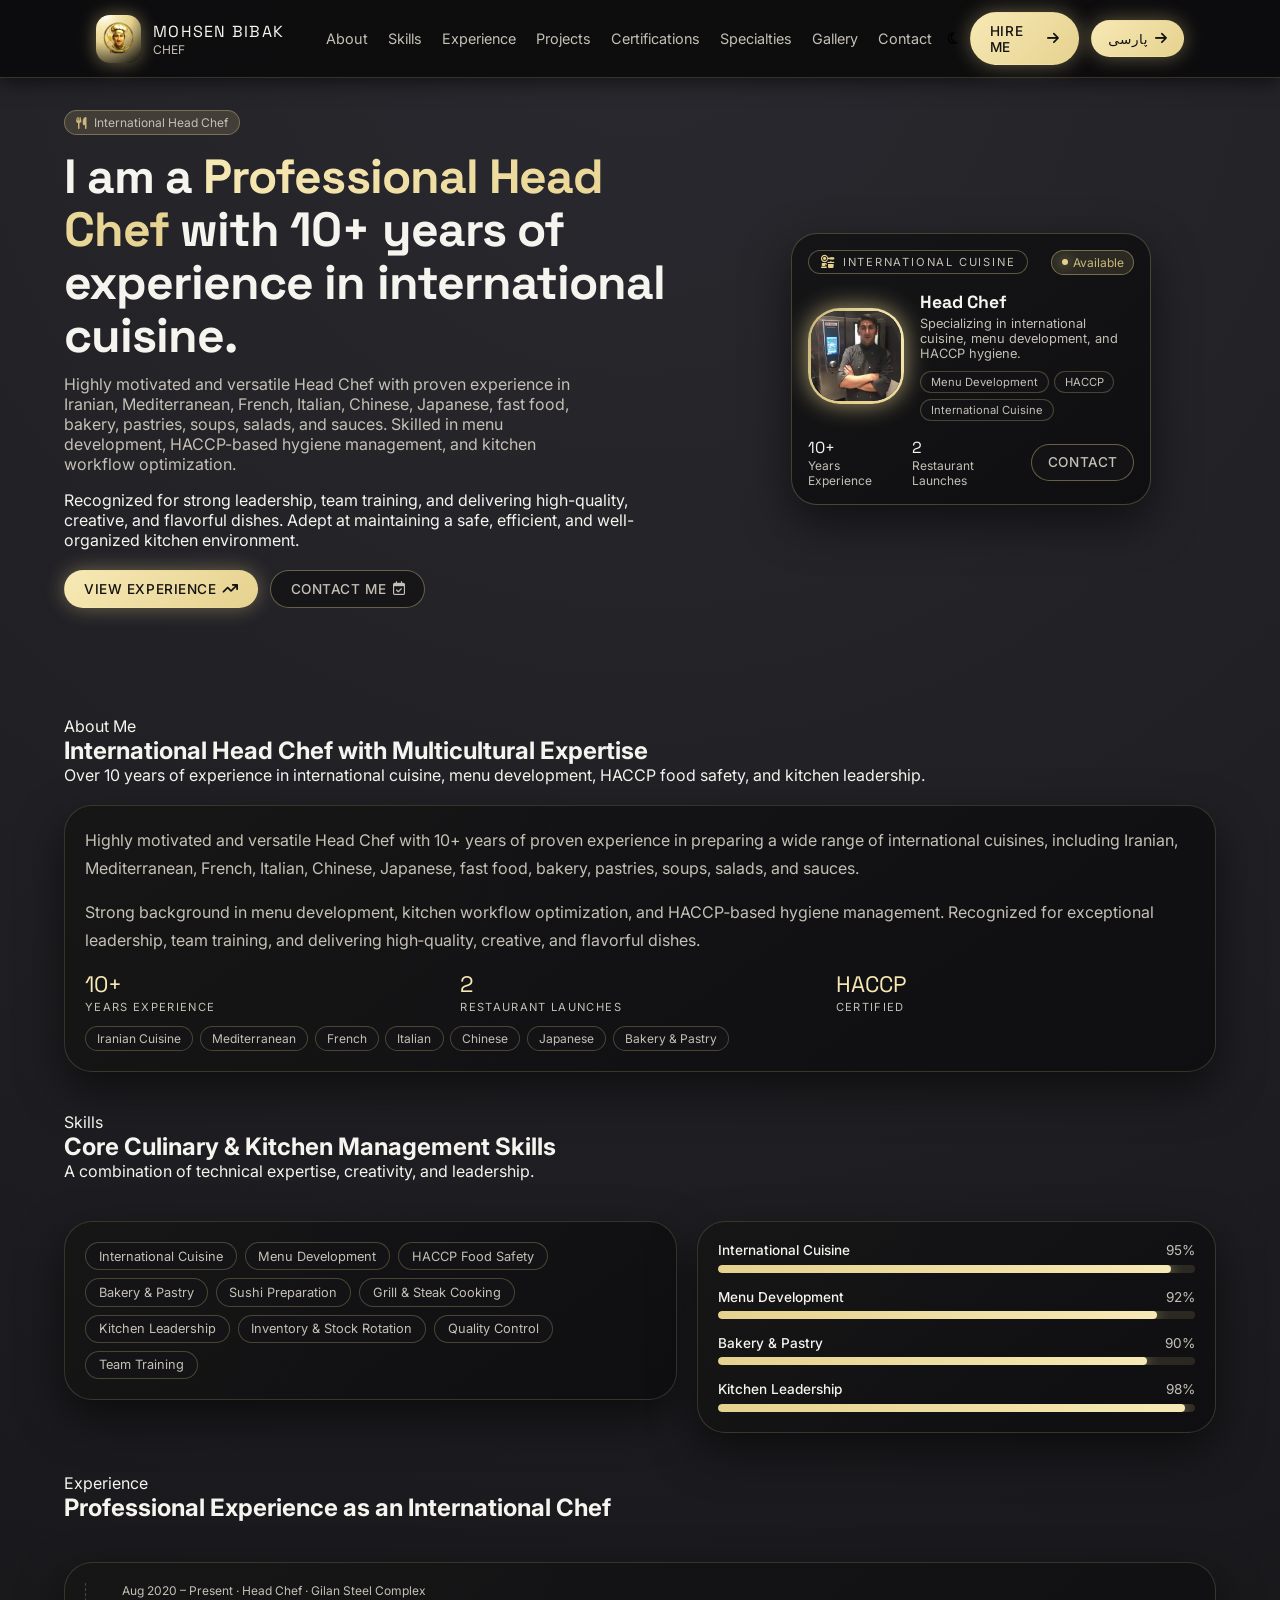
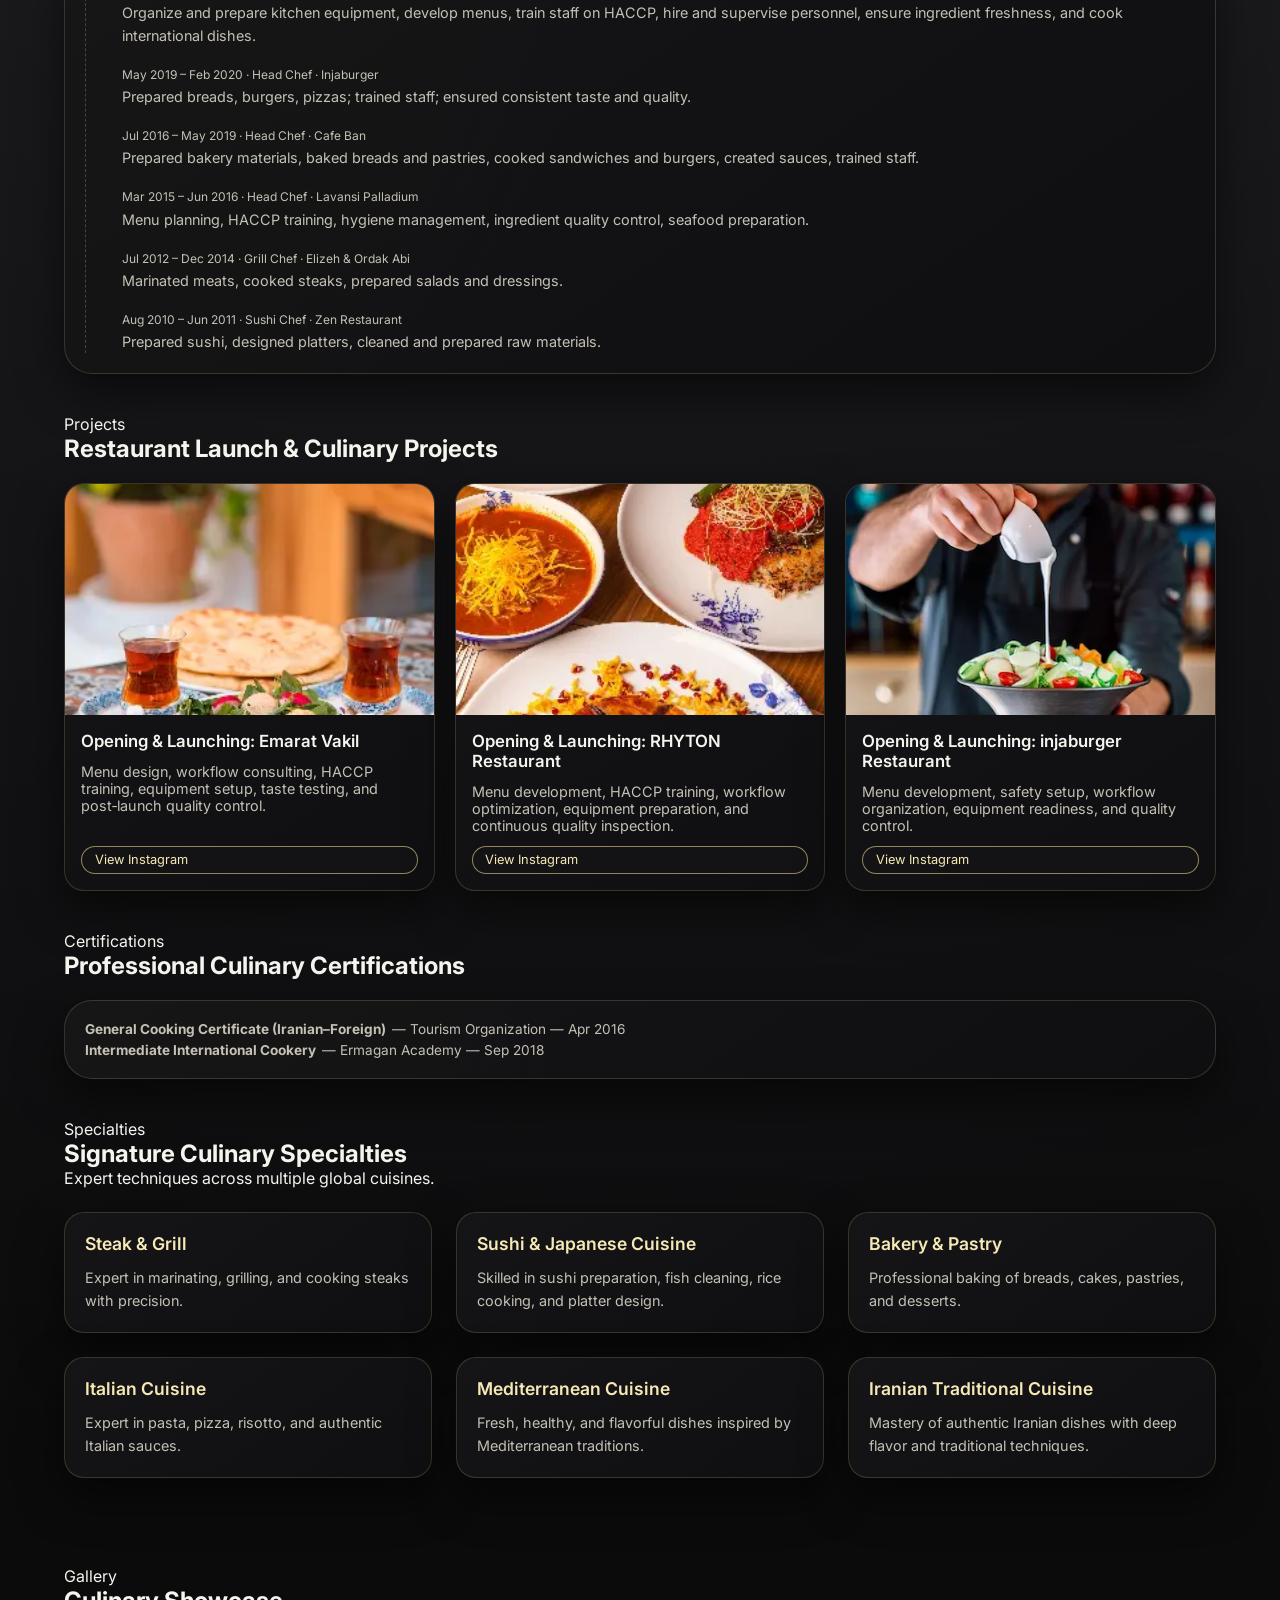
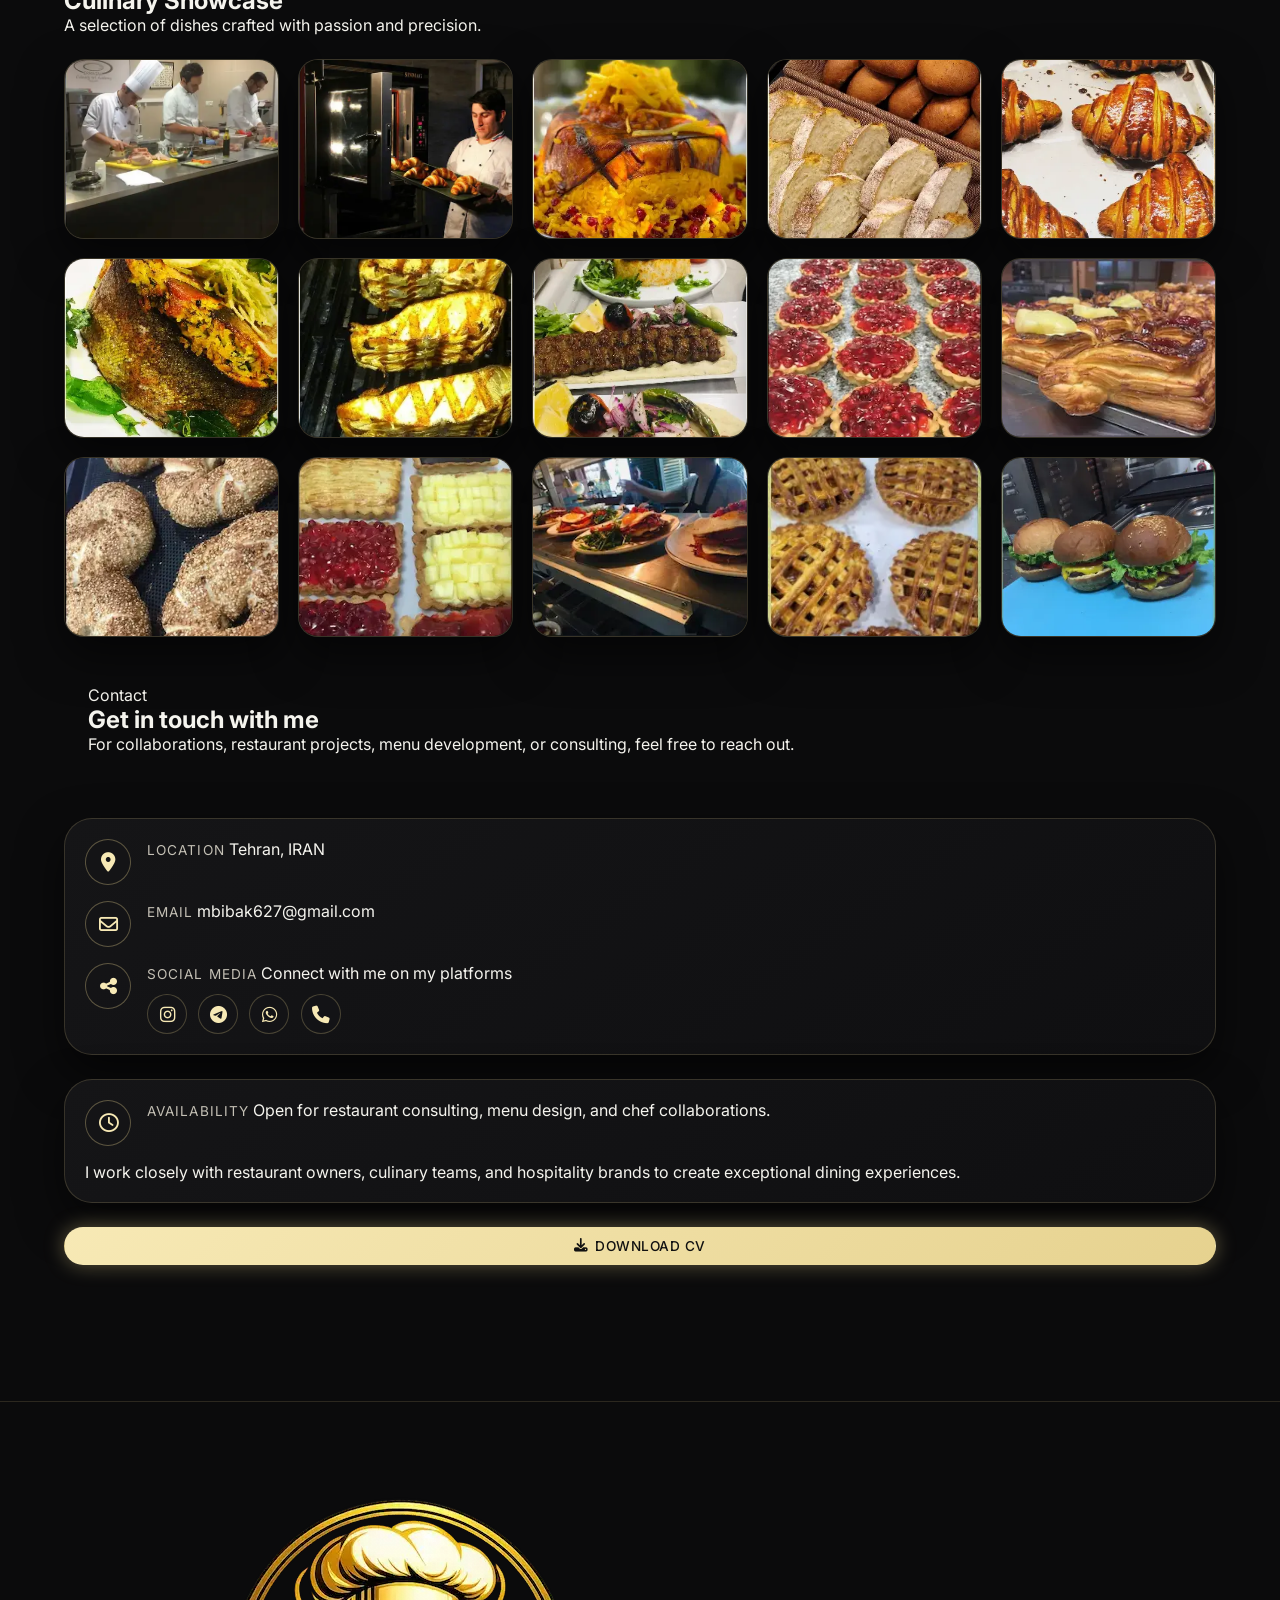
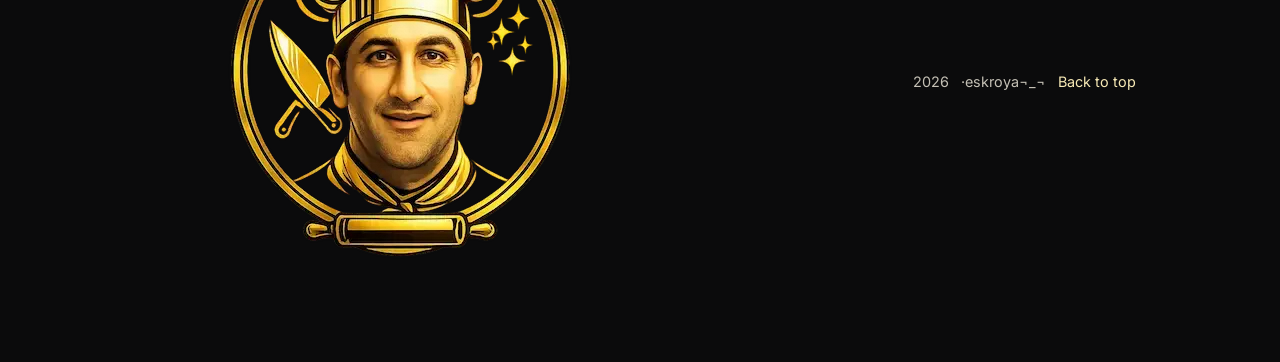
<file: index.html>
<html lang="en">
<head>
<meta charset="UTF-8" />
<link rel="icon" type="image/png" href="favicon.png">
<title>CHEF MOHSEN BIBAK</title>

<meta name="viewport" content="width=device-width, initial-scale=1" />
<meta name="description" content="Premium portfolio of a royaesk, UI/UX Designer, and creative developer focused on high-end digital experiences." />
<link rel="preconnect" href="https://fonts.googleapis.com">
<link rel="preconnect" href="https://fonts.gstatic.com" crossorigin>
<link href="https://fonts.googleapis.com/css2?family=Space+Grotesk:wght@400;500;600;700&family=Inter:wght@400;500;600&display=swap" rel="stylesheet">
<link rel="stylesheet" href="https://cdnjs.cloudflare.com/ajax/libs/font-awesome/6.5.1/css/all.min.css" integrity="sha512-DTOQO9RWCH3ppGqcWaEA1BIZOC6xxalwEsw9c2QQeAIftl+Vegovlnee1c9QX4TctnWMn13TZye+giMm8e2LwA==" crossorigin="anonymous" referrerpolicy="no-referrer" />
<link rel="stylesheet" href="index.css">

</head>
<body>
<header class="header">
  <nav class="nav-inner" aria-label="Primary navigation">

    <!-- Brand --><!DOCTYPE html>
   <a href="#top" class="brand">
  <div class="brand-mark">
   <img src="assets/p10.webp"  alt="Project Image">
  </div>
  <div class="brand-text">
    <span class="brand-name">Mohsen Bibak</span>
    <span class="brand-role">CHEF</span>
  </div>
</a>


    <!-- Desktop Navigation -->
    <div class="nav-links">
      <a href="#about">About</a>
      <a href="#skills">Skills</a>
      <a href="#experience">Experience</a>
      <a href="#projects">Projects</a>
      <a href="#certifications">Certifications</a>
      <a href="#specialties">Specialties</a>
      <a href="#gallery">Gallery</a>
      <a href="#contact">Contact</a>
    </div>

    <!-- Desktop CTA -->
       <div class="nav-cta">
  <button class="theme-toggle" type="button" aria-label="Toggle theme">
    <i class="fa-regular fa-moon"></i>
  </button>

  <a href="#contact" class="btn btn-primary">
    <span>hire me</span>
    <i class="fa-solid fa-arrow-right"></i>
  </a>

  <a href="indexp.html" class="btn btn-primary">
    <span>پارسی</span>
    <i class="fa-solid fa-arrow-right"></i>
  </a>
</div>


    <!-- Mobile Hamburger -->
  <button class="hamburger" type="button" aria-label="Toggle navigation menu">
  <span></span>
</button>

  </nav>

  <!-- Mobile Menu -->
  <div class="mobile-menu" aria-hidden="true">
    <a href="indexp.html">پارسی<i class="fa-solid fa-globe"></i></a>
    <a href="#about">About me<i class="fa-regular fa-user"></i></a>
    <a href="#skills">Skills <i class="fa-solid fa-wand-magic-sparkles"></i></a>
    <a href="#experience">experience <i class="fa-regular fa-clock"></i></a>
    <a href="#projects">project <i class="fa-regular fa-window-maximize"></i></a>
    <a href="#certifications">Certifications <i class="fa-solid fa-layer-group"></i></a>
    <a href="#specialties">Specialties <i class="fa-regular fa-comment-dots"></i></a>
    <a href="#gallery">gallery <i class="fa-regular fa-images"></i></a>
    <a href="#contact">Contact <i class="fa-regular fa-paper-plane"></i></a>

    <button class="btn btn-outline" type="button" onclick="document.getElementById('contact').scrollIntoView({behavior:'smooth'})">
      <span>Book a Project Call</span>
      <i class="fa-solid fa-arrow-right"></i>
    </button>
    
  </div>
</header>


<!-- ============================
     HERO SECTION
============================= -->

<section id="hero" class="hero">
  <div class="page-shell">

    <div class="hero-grid">

      <!-- Hero Text -->
      <div class="hero-copy reveal">

        <div class="hero-eyebrow">
          <i class="fa-solid fa-utensils"></i>
          <span>International Head Chef</span>
        </div>

        <h1 class="hero-title">
          I am a <span class="highlight">Professional Head Chef</span> with 10+ years of experience in international cuisine.
        </h1>

        <p class="hero-subtitle">
          Highly motivated and versatile Head Chef with proven experience in Iranian, Mediterranean, French, Italian, Chinese, Japanese, fast food, bakery, pastries, soups, salads, and sauces. Skilled in menu development, HACCP-based hygiene management, and kitchen workflow optimization.
        </p>

        <p class="hero-description">
          Recognized for strong leadership, team training, and delivering high-quality, creative, and flavorful dishes. Adept at maintaining a safe, efficient, and well-organized kitchen environment.
        </p>

        <div class="hero-actions">
          <a href="#experience" class="btn btn-primary">
            View Experience
            <i class="fa-solid fa-arrow-trend-up"></i>
          </a>

          <a href="#contact" class="btn btn-outline">
            Contact Me
            <i class="fa-regular fa-calendar-check"></i>
          </a>
        </div>

      </div>

      <!-- Hero Card -->
      <div class="hero-visual reveal">
        <div class="hero-card">

          <div class="hero-card-header">
            <div class="hero-card-badge">
              <i class="fa-solid fa-kitchen-set"></i>
              <span>International Cuisine</span>
            </div>

            <div class="hero-card-status">
              <span class="hero-card-status-dot"></span>
              <span>Available</span>
            </div>
          </div>

          <div class="hero-card-body">
            <div class="hero-avatar-wrap">
              <div class="hero-avatar-inner">
        <a href="assets/mohsen.webp" class="lightbox">
  <img src="assets/mohsen.webp" loading="lazy alt="Chef Portrait">
</a>


              </div>
            </div>

            <div class="hero-card-info">
              <h2>Head Chef</h2>
              <p>Specializing in international cuisine, menu development, and HACCP hygiene.</p>

              <div class="hero-card-tags">
                <span class="chip">Menu Development</span>
                <span class="chip">HACCP</span>
                <span class="chip">International Cuisine</span>
              </div>
            </div>
          </div>

          <div class="hero-card-footer">
            <div class="hero-card-metrics">
              <div class="hero-card-metric">
                <span class="value">10+</span>
                Years Experience
              </div>
              <div class="hero-card-metric">
                <span class="value">2</span>
                Restaurant Launches
              </div>
            </div>

            <button class="btn btn-outline" onclick="document.getElementById('contact').scrollIntoView({behavior:'smooth'})">
              Contact
            </button>
          </div>

        </div>
      </div>

    </div>
  </div>
</section>
<!-- ============================
     ABOUT SECTION
============================= -->

<section id="about" class="section about">
  <div class="page-shell">

    <div class="section-header reveal">
      <div class="section-label">About Me</div>
      <h2 class="section-title">International Head Chef with Multicultural Expertise</h2>
      <p class="section-subtitle">
        Over 10 years of experience in international cuisine, menu development, HACCP food safety, and kitchen leadership.
      </p>
    </div>

    <div class="about-grid">

      <article class="card reveal">
        <p class="about-text">
          Highly motivated and versatile Head Chef with 10+ years of proven experience in preparing a wide range of international cuisines, including Iranian, Mediterranean, French, Italian, Chinese, Japanese, fast food, bakery, pastries, soups, salads, and sauces.
        </p>

        <p class="about-text">
          Strong background in menu development, kitchen workflow optimization, and HACCP‑based hygiene management. Recognized for exceptional leadership, team training, and delivering high‑quality, creative, and flavorful dishes.
        </p>

        <div class="about-highlights">
          <div class="about-highlight">
            <span class="value">10+</span>
            <span class="label">Years Experience</span>
          </div>

          <div class="about-highlight">
            <span class="value">2</span>
            <span class="label">Restaurant Launches</span>
          </div>

          <div class="about-highlight">
            <span class="value">HACCP</span>
            <span class="label">Certified</span>
          </div>
        </div>

        <div class="about-pill-list">
          <span class="about-pill">Iranian Cuisine</span>
          <span class="about-pill">Mediterranean</span>
          <span class="about-pill">French</span>
          <span class="about-pill">Italian</span>
          <span class="about-pill">Chinese</span>
          <span class="about-pill">Japanese</span>
          <span class="about-pill">Bakery & Pastry</span>
        </div>
      </article>

    </div>
  </div>
</section>


<!-- ============================
     SKILLS SECTION
============================= -->

<section id="skills" class="section skills">
  <div class="page-shell">

    <div class="section-header reveal">
      <div class="section-label">Skills</div>
      <h2 class="section-title">Core Culinary & Kitchen Management Skills</h2>
      <p class="section-subtitle">A combination of technical expertise, creativity, and leadership.</p>
    </div>

    <div class="skills-grid">

      <!-- Skill Tags -->
      <div class="card reveal">
        <div class="skills-tags">
          <span class="skill-tag">International Cuisine</span>
          <span class="skill-tag">Menu Development</span>
          <span class="skill-tag">HACCP Food Safety</span>
          <span class="skill-tag">Bakery & Pastry</span>
          <span class="skill-tag">Sushi Preparation</span>
          <span class="skill-tag">Grill & Steak Cooking</span>
          <span class="skill-tag">Kitchen Leadership</span>
          <span class="skill-tag">Inventory & Stock Rotation</span>
          <span class="skill-tag">Quality Control</span>
          <span class="skill-tag">Team Training</span>
        </div>
      </div>

      <!-- Skill Bars -->
      <div class="card reveal">
        <div class="skills-bars">

          <div class="skill-bar">
            <div class="skill-bar-header">
              <span class="name">International Cuisine</span>
              <span>95%</span>
            </div>
            <div class="skill-bar-track">
              <div class="skill-bar-fill" style="--value:95%;"></div>
            </div>
          </div>

          <div class="skill-bar">
            <div class="skill-bar-header">
              <span class="name">Menu Development</span>
              <span>92%</span>
            </div>
            <div class="skill-bar-track">
              <div class="skill-bar-fill" style="--value:92%;"></div>
            </div>
          </div>

          <div class="skill-bar">
            <div class="skill-bar-header">
              <span class="name">Bakery & Pastry</span>
              <span>90%</span>
            </div>
            <div class="skill-bar-track">
              <div class="skill-bar-fill" style="--value:90%;"></div>
            </div>
          </div>

          <div class="skill-bar">
            <div class="skill-bar-header">
              <span class="name">Kitchen Leadership</span>
              <span>98%</span>
            </div>
            <div class="skill-bar-track">
              <div class="skill-bar-fill" style="--value:98%;"></div>
            </div>
          </div>

        </div>
      </div>

    </div>
  </div>
</section>

<!-- ============================
     EXPERIENCE SECTION
============================= -->

<section id="experience" class="section experience">
  <div class="page-shell">

    <div class="section-header reveal">
      <div class="section-label">Experience</div>
      <h2 class="section-title">Professional Experience as an International Chef</h2>
    </div>

    <div class="experience-layout">

      <div class="card reveal">
        <div class="timeline">

          <div class="timeline-item">
            <div class="timeline-meta">Aug 2020 – Present · Head Chef · Gilan Steel Complex</div>
            <div class="timeline-body">
              Organize and prepare kitchen equipment, develop menus, train staff on HACCP, hire and supervise personnel, ensure ingredient freshness, and cook international dishes.
            </div>
          </div>

          <div class="timeline-item">
            <div class="timeline-meta">May 2019 – Feb 2020 · Head Chef · Injaburger</div>
            <div class="timeline-body">
              Prepared breads, burgers, pizzas; trained staff; ensured consistent taste and quality.
            </div>
          </div>

          <div class="timeline-item">
            <div class="timeline-meta">Jul 2016 – May 2019 · Head Chef · Cafe Ban</div>
            <div class="timeline-body">
              Prepared bakery materials, baked breads and pastries, cooked sandwiches and burgers, created sauces, trained staff.
            </div>
          </div>

          <div class="timeline-item">
            <div class="timeline-meta">Mar 2015 – Jun 2016 · Head Chef · Lavansi Palladium</div>
            <div class="timeline-body">
              Menu planning, HACCP training, hygiene management, ingredient quality control, seafood preparation.
            </div>
          </div>

          <div class="timeline-item">
            <div class="timeline-meta">Jul 2012 – Dec 2014 · Grill Chef · Elizeh & Ordak Abi</div>
            <div class="timeline-body">
              Marinated meats, cooked steaks, prepared salads and dressings.
            </div>
          </div>

          <div class="timeline-item">
            <div class="timeline-meta">Aug 2010 – Jun 2011 · Sushi Chef · Zen Restaurant</div>
            <div class="timeline-body">
              Prepared sushi, designed platters, cleaned and prepared raw materials.
            </div>
          </div>

        </div>
      </div>

    </div>
  </div>
</section>


<!-- ============================
     PROJECTS SECTION
============================= -->

<section id="projects" class="section projects">
  <div class="page-shell">

    <div class="section-header reveal">
      <div class="section-label">Projects</div>
      <h2 class="section-title">Restaurant Launch & Culinary Projects</h2>
    </div>

    <div class="projects-grid reveal-stagger">

      <article class="project-card">
        <div class="project-media">
          <img src="assets/vakil.webp" alt="Project Image">
        </div>
        <div class="project-body">
          <h3 class="project-title">Opening & Launching: Emarat Vakil</h3>
          <p class="project-desc">
            Menu design, workflow consulting, HACCP training, equipment setup, taste testing, and post‑launch quality control.
          </p>
          <a href="https://www.instagram.com/emaratvakil?utm_source=ig_web_button_share_sheet&igsh=ZDNlZDc0MzIxNw==" target="_blank" class="project-btn primary">View Instagram</a>
        </div>
      </article>

      <article class="project-card">
        <div class="project-media">
          <img src="assets/reyton.webp" alt="Project Image">
        </div>
        <div class="project-body">
          <h3 class="project-title">Opening & Launching: RHYTON Restaurant</h3>
          <p class="project-desc">
            Menu development, HACCP training, workflow optimization, equipment preparation, and continuous quality inspection.
          </p>
          <a href="https://instagram.com/rhytonrestaurant?igshid=YmMyMTA2M2Y=" target="_blank" class="project-btn primary">View Instagram</a>
        </div>
      </article>
      
      <article class="project-card">
        <div class="project-media">
          <img src="assets/inja.webp" alt="Project Image">
        </div>
        <div class="project-body">
          <h3 class="project-title">Opening & Launching: injaburger Restaurant</h3>
          <p class="project-desc">
            Menu development, safety setup, workflow organization, equipment readiness, and quality control.
          </p>
          <a href="https://www.instagram.com/injaburger?utm_source=ig_web_button_share_sheet&igsh=ZDNlZDc0MzIxNw==" target="_blank" class="project-btn primary">View Instagram</a>
        </div>
      </article>


    </div>
  </div>
</section>


<!-- ============================
     CERTIFICATIONS SECTION
============================= -->

<section id="certifications" class="section certifications">
  <div class="page-shell">

    <div class="section-header reveal">
      <div class="section-label">Certifications</div>
      <h2 class="section-title">Professional Culinary Certifications</h2>
    </div>

    <div class="card reveal">
      <ul class="certification-list">
        <li>
          <strong>General Cooking Certificate (Iranian–Foreign)</strong> — Tourism Organization — Apr 2016
        </li>
        <li>
          <strong>Intermediate International Cookery</strong> — Ermagan Academy — Sep 2018
        </li>
      </ul>
    </div>

  </div>
</section>


<!-- ============================
     SPECIALTIES SECTION
============================= -->

<section id="specialties" class="section specialties">
  <div class="page-shell">

    <div class="section-header reveal">
      <div class="section-label">Specialties</div>
      <h2 class="section-title">Signature Culinary Specialties</h2>
      <p class="section-subtitle">Expert techniques across multiple global cuisines.</p>
    </div>

    <div class="specialties-grid">

      <div class="specialty-card reveal">
        <h3>Steak & Grill</h3>
        <p>Expert in marinating, grilling, and cooking steaks with precision.</p>
      </div>

      <div class="specialty-card reveal">
        <h3>Sushi & Japanese Cuisine</h3>
        <p>Skilled in sushi preparation, fish cleaning, rice cooking, and platter design.</p>
      </div>

      <div class="specialty-card reveal">
        <h3>Bakery & Pastry</h3>
        <p>Professional baking of breads, cakes, pastries, and desserts.</p>
      </div>

      <div class="specialty-card reveal">
        <h3>Italian Cuisine</h3>
        <p>Expert in pasta, pizza, risotto, and authentic Italian sauces.</p>
      </div>

      <div class="specialty-card reveal">
        <h3>Mediterranean Cuisine</h3>
        <p>Fresh, healthy, and flavorful dishes inspired by Mediterranean traditions.</p>
      </div>

      <div class="specialty-card reveal">
        <h3>Iranian Traditional Cuisine</h3>
        <p>Mastery of authentic Iranian dishes with deep flavor and traditional techniques.</p>
      </div>

    </div>
  </div>
</section>


<!-- ============================
     GALLERY SECTION
============================= -->

<section id="gallery" class="section gallery">
 <div class="reveal">
 <div class="page-shell">

    <div class="section-header reveal">
      <div class="section-label">Gallery</div>
      <h2 class="section-title">Culinary Showcase</h2>
      <p class="section-subtitle">A selection of dishes crafted with passion and precision.</p>
    </div>

  <div class="gallery-grid ">
  <img src="assets/p13.webp" loading="lazy" class="gallery-img"width="300" height="200" alt="Dish">
  <img src="assets/p5.webp" loading="lazy" class="gallery-img" width="300" height="200"alt="Dish">
  <img src="assets/p1.webp" loading="lazy" class="gallery-img" width="300" height="200"alt="Dish">
  <img src="assets/p2.webp" loading="lazy" class="gallery-img" width="300" height="200"alt="Dish">
  <img src="assets/p3.webp" loading="lazy" class="gallery-img" width="300" height="200"alt="Dish">
  <img src="assets/p4.webp" loading="lazy" class="gallery-img"width="300" height="200" alt="Dish">
  <img src="assets/p6.webp" loading="lazy" class="gallery-img"width="300" height="200" alt="Dish">
  <img src="assets/p7.webp" loading="lazy" class="gallery-img"width="300" height="200" alt="Dish">
  <img src="assets/p14.webp" loading="lazy" class="gallery-img"width="300" height="200" alt="Dish">
  <img src="assets/p16.webp" loading="lazy" class="gallery-img" width="300" height="200"alt="Dish">
  <img src="assets/p17.webp" loading="lazy" class="gallery-img" width="300" height="200"alt="Dish">
  <img src="assets/p18.webp" loading="lazy" class="gallery-img" width="300" height="200"alt="Dish">
  <img src="assets/p19.webp" loading="lazy" class="gallery-img" width="300" height="200"alt="Dish">
  <img src="assets/p20.webp" loading="lazy" class="gallery-img" width="300" height="200"alt="Dish">
  <img src="assets/p21.webp" loading="lazy" class="gallery-img" width="300" height="200"alt="Dish">
</div>


<!-- ============================
     CONTACT SECTION
============================= -->

<section id="contact" class="section contact">
  <div class="page-shell">

    <div class="section-header reveal">
      <div class="section-label">Contact</div>
      <h2 class="section-title">Get in touch with me</h2>
      <p class="section-subtitle">
        For collaborations, restaurant projects, menu development, or consulting, feel free to reach out.
      </p>
    </div>

    <div class="contact-layout">

      <!-- Contact Form 
      <div class="contact-form-card reveal">
        <div class="contact-form-inner">
          <form class="form-grid" autocomplete="on">

            <div class="field">
              <input id="name" name="name" type="text" placeholder=" " required>
              <label for="name">Your name</label>
            </div>

            <div class="field">
              <input id="email" name="email" type="email" placeholder=" " required>
              <label for="email">Email address</label>
            </div>

            <div class="field">
              <textarea id="message" name="message" placeholder=" " required></textarea>
              <label for="message">Your message</label>
            </div>

            <button class="btn btn-primary" type="submit">
              <span>Send message</span>
              <i class="fa-regular fa-paper-plane"></i>
            </button>

            <p class="contact-hint">I usually respond within 24 hours.</p>

          </form>-->
        </div>
      </div>

      <!-- Contact Info -->
      <aside class="contact-side reveal-stagger">

        <div class="contact-card">
          <div class="contact-row">
            <div class="contact-icon">
              <i class="fa-solid fa-location-dot"></i>
            </div>
            <div class="contact-row-main">
              <span class="label">Location</span>
              <span class="value">Tehran, IRAN</span>
            </div>
          </div>

          <div class="contact-row">
            <div class="contact-icon">
              <i class="fa-regular fa-envelope"></i>
            </div>
            <div class="contact-row-main">
              <span class="label">Email</span>
              <span class="value">mbibak627@gmail.com</span>
            </div>
          </div>

          <div class="contact-row">
            <div class="contact-icon">
              <i class="fa-solid fa-share-nodes"></i>
            </div>
            <div class="contact-row-main">
              <span class="label">Social Media</span>
              <span class="value">Connect with me on my platforms</span>

              <div class="social-links">
                <a class="social-link" href="https://instagram.com/m.o.h.s.e.n.b7097" target="_blank">
                  <i class="fa-brands fa-instagram"></i>
                </a>

                <a class="social-link" href="https://t.me/Herrbibak" target="_blank">
                  <i class="fa-brands fa-telegram"></i>
                </a>

                <a class="social-link" href="https://wa.me/+989113622942" target="_blank">
                  <i class="fa-brands fa-whatsapp"></i>
                </a>

                <a class="social-link" href="tel:+989113622942">
                  <i class="fa-solid fa-phone"></i>
                </a>
              </div>
            </div>
          </div>
        </div>

        <div class="contact-card">
          <div class="contact-row">
            <div class="contact-icon">
              <i class="fa-regular fa-clock"></i>
            </div>
            <div class="contact-row-main">
              <span class="label">Availability</span>
              <span class="value">Open for restaurant consulting, menu design, and chef collaborations.</span>
            </div>
          </div>

          <p>
            I work closely with restaurant owners, culinary teams, and hospitality brands to create exceptional dining experiences.
          </p>
        </div>
           
            <a href="assets/your-cv-file.pdf.pdf" download class="btn btn-primary">
              <i class="fa-solid fa-download"></i>
             download cv
           </a>
      </aside>

    </div>
  </div>
</section>


<!-- ============================
     FOOTER SECTION
============================= -->
<footer class="footer">
  <div class="footer-inner">

    <div class="footer-brand">
      <div class="footer-logo">
        <img src="assets/p10.webp" loading="lazy alt="Chef Mohsen Bibak Logo">
      </div>

    </div>

    <div class="footer-links">
      <span id="year"></span>
      <span>·eskroya¬_¬</span>
      <a href="#hero">Back to top</a>
    </div>

  </div>
</footer>
</div>
<script>
(function () {

  /* ============================
       ELEMENTS
  ============================ */
  const nav = document.querySelector('.nav-inner');
  const mobileMenu = document.querySelector('.mobile-menu');
  const hamburger = document.querySelector('.hamburger');
  const themeToggle = document.querySelector('.theme-toggle');
  const yearEl = document.getElementById('year');

  /* ============================
       YEAR AUTO UPDATE
  ============================ */
  if (yearEl) {
    yearEl.textContent = new Date().getFullYear();
  }

  /* ============================
       SMOOTH SCROLL
  ============================ */
  document.addEventListener('click', function (e) {
    const link = e.target.closest('a[href^="#"]');
    if (!link) return;

    const targetID = link.getAttribute('href');
    if (targetID.length <= 1) return;

    const section = document.querySelector(targetID);
    if (!section) return;

    e.preventDefault();
    section.scrollIntoView({ behavior: 'smooth', block: 'start' });

    // Close mobile menu after click
    if (mobileMenu.classList.contains('open')) {
      mobileMenu.classList.remove('open');
      hamburger.classList.remove('active');
      mobileMenu.setAttribute('aria-hidden', 'true');
    }
  });

  /* ============================
       NAVBAR SCROLL EFFECT
  ============================ */
  function handleScroll() {
    if (window.scrollY > 24) {
      nav.classList.add('scrolled');
    } else {
      nav.classList.remove('scrolled');
    }
  }
  window.addEventListener('scroll', handleScroll, { passive: true });
  handleScroll();

  /* ============================
       MOBILE MENU
  ============================ */
  if (hamburger && mobileMenu) {
    hamburger.addEventListener('click', () => {
      const isOpen = mobileMenu.classList.toggle('open');
      hamburger.classList.toggle('active', isOpen);
      mobileMenu.setAttribute('aria-hidden', String(!isOpen));
    });
  }

  /* ============================
       THEME TOGGLE (LIGHT MODE)
  ============================ */
  if (themeToggle) {
    themeToggle.addEventListener('click', () => {
      document.body.classList.toggle('light-theme');
      const icon = themeToggle.querySelector('i');

      if (document.body.classList.contains('light-theme')) {
        // Light theme palette
        document.documentElement.style.setProperty('--bg', '#f5f5fb');
        document.documentElement.style.setProperty('--bg-elevated', '#ffffff');
        document.documentElement.style.setProperty('--bg-soft', '#f0f1fc');
        document.documentElement.style.setProperty('--text', '#050712');
        document.documentElement.style.setProperty('--text-soft', '#5a6078');
        document.documentElement.style.setProperty('--border-subtle', 'rgba(5, 7, 18, 0.06)');

        icon.classList.remove('fa-moon');
        icon.classList.add('fa-sun');

      } else {
        // Metallic Cold Gold Dark Mode
        document.documentElement.style.setProperty('--bg', '#0b0b0c');
        document.documentElement.style.setProperty('--bg-elevated', '#151517');
        document.documentElement.style.setProperty('--bg-soft', '#222226');
        document.documentElement.style.setProperty('--text', '#f5f4ee');
        document.documentElement.style.setProperty('--text-soft', '#c4c0b5');
        document.documentElement.style.setProperty('--border-subtle', 'rgba(230, 210, 143, 0.18)');

        icon.classList.remove('fa-sun');
        icon.classList.add('fa-moon');
      }
    });
  }

  /* ============================
       SCROLL REVEAL
  ============================ */
  const revealEls = document.querySelectorAll('.reveal, .reveal-stagger');
  const skillFills = document.querySelectorAll('.skill-bar-fill');

  if ('IntersectionObserver' in window) {

    const revealObserver = new IntersectionObserver((entries) => {
      entries.forEach(entry => {
        if (entry.isIntersecting) {
          entry.target.classList.add('visible');

          if (entry.target.classList.contains('reveal-stagger')) {
            const children = entry.target.children;
            for (let i = 0; i < children.length; i++) {
              children[i].style.transitionDelay = `${i * 80}ms`;
            }
          }

          revealObserver.unobserve(entry.target);
        }
      });
    }, { threshold: 0.18 });

    revealEls.forEach(el => revealObserver.observe(el));

    const skillObserver = new IntersectionObserver((entries) => {
      entries.forEach(entry => {
        if (entry.isIntersecting) {
          entry.target.classList.add('visible');
          skillObserver.unobserve(entry.target);
        }
      });
    }, { threshold: 0.4 });

    skillFills.forEach(fill => skillObserver.observe(fill));

  } else {
    revealEls.forEach(el => el.classList.add('visible'));
    skillFills.forEach(fill => fill.classList.add('visible'));
  }

  /* ============================
       CONTACT FORM (FAKE SUBMIT)
  ============================ */
  const form = document.querySelector('.contact-form-card form');
  if (form) {
    form.addEventListener('submit', function (e) {
      e.preventDefault();

      const btn = form.querySelector('button[type="submit"]');
      const original = btn.innerHTML;

      btn.innerHTML = '<span>Message sent</span><i class="fa-regular fa-circle-check"></i>';
      btn.disabled = true;

      setTimeout(() => {
        btn.innerHTML = original;
        btn.disabled = false;
        form.reset();
      }, 2200);
    });
  }


document.addEventListener("DOMContentLoaded", () => {
  const elements = document.querySelectorAll(
    ".reveal, .reveal-left, .reveal-right, .reveal-zoom, .reveal-fade"
  );

  const observer = new IntersectionObserver(entries => {
    entries.forEach(entry => {
      if (entry.isIntersecting) {
        entry.target.classList.add("active");
      }
    });
  }, { threshold: 0.2 });

  elements.forEach(el => observer.observe(el));
});



})();
</script>
</body>
</html>
</file>
<file: index.css>
/* ============================
   1) ROOT — COLD METALLIC CHEF THEME
   ============================ */

:root {
  /* Backgrounds */
  --bg: #0b0b0c;
  --bg-elevated: #151517;
  --bg-soft: #222226;

  /* Cold Metallic Gold Accents */
  --accent: #e6d28f;              /* base metallic gold */
  --accent-strong: #f7e9b5;       /* highlight metallic */
  --accent-secondary: #c9b87a;    /* deeper metallic */
  --accent-soft: rgba(230, 210, 143, 0.18);
  --accent-shadow: #9d8f5a;

  /* Text */
  --text: #f5f4ee;
  --text-soft: #c4c0b5;

  /* Borders */
  --border-subtle: rgba(230, 210, 143, 0.18);

  /* Status */
  --danger: #d9534f;

  /* Radius */
  --radius-xs: 8px;
  --radius-sm: 14px;
  --radius-md: 20px;
  --radius-lg: 28px;
  --radius-pill: 999px;

  /* Shadows */
  --shadow-soft: 0 18px 45px rgba(0, 0, 0, 0.55);
  --shadow-glow: 0 0 40px rgba(230, 210, 143, 0.35);

  /* Spacing */
  --space-2: 0.5rem;
  --space-3: 0.75rem;
  --space-4: 1rem;
  --space-5: 1.25rem;
  --space-6: 1.5rem;
  --space-7: 1.75rem;
  --space-8: 2rem;
  --space-10: 2.5rem;
  --space-12: 3rem;

  /* Layout */
  --nav-height: 72px;

  /* Transitions */
  --transition-fast: 180ms ease-out;
  --transition-med: 260ms ease;
  --transition-slow: 420ms cubic-bezier(0.19, 1, 0.22, 1);
}
section {
  scroll-margin-top: calc(var(--nav-height) + 20px);
}



/* ============================
   2) RESET + GLOBAL
   ============================ */

* {
  margin: 0;
  padding: 0;
  box-sizing: border-box;
}

html {
  scroll-behavior: smooth;
  background: radial-gradient(circle at top, #2a292f 0, #0b0b0c 60%);
}

body {
  font-family: "Inter", system-ui, sans-serif;
  background: radial-gradient(circle at top, #2a292f 0, #0b0b0c 60%);
  color: var(--text);
  min-height: 100vh;
  -webkit-font-smoothing: antialiased;
  text-rendering: optimizeLegibility;
  overflow-x: hidden;
}

/* حذف افکت‌های نئونی قبلی */
body::before,
body::after {
  display: none !important;
}

/* ============================
   3) LINKS / IMAGES / BUTTONS
   ============================ */

a {
  color: inherit;
  text-decoration: none;
}

img {
  max-width: 100%;
  display: block;
}

button {
  font-family: inherit;
  border: none;
  cursor: pointer;
  background: none;
}

/* ============================
   4) PAGE WRAPPER
   ============================ */

.page-shell {
  max-width: 1120px;
  margin: 0 auto;
  padding: 0 var(--space-4) var(--space-10);
}

@media (min-width: 768px) {
  .page-shell {
    padding-inline: var(--space-6);
  }
}

@media (min-width: 1200px) {
  .page-shell {
    max-width: 1200px;
  }
}

/* ============================
   NAVBAR — CHEF METALLIC
   ============================ */

header {
  position: sticky;
  top: 0;
  z-index: 40;
  backdrop-filter: blur(14px);
  background: rgba(11, 11, 12, 0.92);
  border-bottom: 1px solid rgba(230, 210, 143, 0.2);
  box-shadow: 0 4px 18px rgba(0, 0, 0, 0.55);
}

.nav-inner {
  max-width: 1120px;
  margin: 0 auto;
  padding: var(--space-3) var(--space-4);
  display: flex;
  align-items: center;
  justify-content: space-between;
  gap: var(--space-4);
  transition: padding var(--transition-med), background var(--transition-med);
}

.nav-inner.scrolled {
  padding-block: 0.4rem;
  background: rgba(11, 11, 12, 0.98);
  box-shadow: 0 8px 28px rgba(0, 0, 0, 0.65);
}

.brand {
  display: flex;
  align-items: center;
  gap: var(--space-3);
}

.brand-mark {
  width: 48px;
  height: 48px;
  border-radius:  var(--radius-sm);;
  background: radial-gradient(circle at 20% 0%, #ffffff 0, var(--accent-strong) 18%, var(--accent) 45%, #0b0b0c 100%);
  display: flex;
  align-items: center;
  justify-content: center;
  color: #0b0b0c;
  font-weight: 700;
  font-size: 0.95rem;
  letter-spacing: 0.08em;
  box-shadow: 0 0 18px rgba(230, 210, 143, 0.45);
  position: relative;
  overflow: hidden;
}

.brand-mark::after {
  content: "";
  position: absolute;
  inset: 0;
  background: linear-gradient(135deg, rgba(255, 255, 255, 0.35), transparent 40%, transparent 60%, rgba(0, 0, 0, 0.35));
  mix-blend-mode: soft-light;
  opacity: 0.8;
}

.brand-name {
  font-family: "Space Grotesk", system-ui, sans-serif;
  font-size: 1rem;
  letter-spacing: 0.08em;
  text-transform: uppercase;
  color: var(--text);
}

.brand-role {
  font-size: 0.75rem;
  color: var(--text-soft);
}

.nav-links {
  display: none;
  align-items: center;
  gap: var(--space-5);
  font-size: 0.9rem;
}

.nav-links a {
  position: relative;
  color: var(--text-soft);
  padding-block: 0.25rem;
  transition: color var(--transition-fast);
}

.nav-links a:hover {
  color: var(--accent-strong);
}

.nav-links a::after {
  content: "";
  position: absolute;
  left: 0;
  bottom: -0.2rem;
  width: 0;
  height: 2px;
  border-radius: 999px;
  background: linear-gradient(90deg, var(--accent), var(--accent-strong));
  transition: width var(--transition-med);
}

.nav-links a:hover::after {
  width: 100%;
}

.nav-cta {
  display: none;
  align-items: center;
  gap: var(--space-3);
}

/* Buttons */

.btn {
  display: inline-flex;
  align-items: center;
  justify-content: center;
  gap: 0.4rem;
  padding: 0.6rem 1.2rem;
  border-radius: var(--radius-pill);
  font-size: 0.85rem;
  font-weight: 500;
  letter-spacing: 0.04em;
  text-transform: uppercase;
  border: 1px solid transparent;
  position: relative;
  overflow: hidden;
  transition: transform var(--transition-fast), box-shadow var(--transition-fast), background var(--transition-fast), border-color var(--transition-fast), color var(--transition-fast);
}

.btn-primary {
  background: linear-gradient(135deg, var(--accent-strong), var(--accent));
  color: #111111;
  box-shadow: 0 0 20px rgba(230, 210, 143, 0.4);
}

.btn-primary:hover {
  transform: translateY(-2px);
  box-shadow: 0 0 30px rgba(247, 233, 181, 0.6);
}

.btn-outline {
  border-color: rgba(230, 210, 143, 0.4);
  background: rgba(21, 21, 23, 0.85);
  color: var(--text-soft);
}

.btn-outline:hover {
  border-color: var(--accent);
  background: rgba(32, 32, 36, 0.95);
  color: var(--text);
}

/* Hamburger */

.hamburger {
  width: 42px;
  height: 42px;
  display: flex;
  align-items: center;
  justify-content: center;
  cursor: pointer;
  position: relative;
  background: #000; /* مشکی مات */
  border: 1px solid rgba(255, 215, 130, 0.25); /* طلایی سرد */
  border-radius: 6px;
}

.hamburger span {
  position: relative;
  width: 24px;
  height: 2px;
  background: #d7b56d; /* طلایی سرد */
  transition: 0.35s ease;
  box-shadow: 0 0 8px rgba(255, 220, 150, 0.6);
}

.hamburger span::before,
.hamburger span::after {
  content: "";
  position: absolute;
  left: 0;
  width: 24px;
  height: 2px;
  background: #d7b56d;
  transition: 0.35s ease;
  box-shadow: 0 0 8px rgba(255, 220, 150, 0.6);
}

.hamburger span::before {
  top: -7px;
}

.hamburger span::after {
  top: 7px;
}

/* حالت فعال */
.hamburger.active span {
  background: transparent;
  box-shadow: none;
}

.hamburger.active span::before {
  top: 0;
  transform: rotate(45deg);
  animation: goldPulse 0.4s ease;
}

.hamburger.active span::after {
  top: 0;
  transform: rotate(-45deg);
  animation: goldPulse 0.4s ease;
}

/* انیمیشن نور طلایی سرد */
@keyframes goldPulse {
  0%   { box-shadow: 0 0 6px rgba(255, 220, 150, 0.4); }
  50%  { box-shadow: 0 0 16px rgba(255, 220, 150, 0.9); }
  100% { box-shadow: 0 0 8px rgba(255, 220, 150, 0.6); }
}


/* Mobile menu */

.mobile-menu {
  position: fixed;
  inset: var(--nav-height) var(--space-4) auto var(--space-4);
  border-radius: var(--radius-lg);
  background: rgba(21, 21, 23, 0.98);
  border: 1px solid rgba(230, 210, 143, 0.25);
  box-shadow: var(--shadow-soft);
  padding: var(--space-4);
  display: flex;
  flex-direction: column;
  gap: var(--space-3);
  transform-origin: top right;
  transform: scale(0.96) translateY(-8px);
  opacity: 0;
  pointer-events: none;
  transition: opacity var(--transition-med), transform var(--transition-med);
}

.mobile-menu.open {
  opacity: 1;
  pointer-events: auto;
  transform: scale(1) translateY(0);
}

.mobile-menu a {
  padding: 0.6rem 0.4rem;
  border-radius: var(--radius-sm);
  color: var(--text-soft);
  display: flex;
  align-items: center;
  justify-content: space-between;
  font-size: 0.9rem;
  transition: background var(--transition-fast), color var(--transition-fast);
}

.mobile-menu a:hover {
  background: rgba(230, 210, 143, 0.12);
  color: var(--accent-strong);
}

.mobile-menu .btn {
  margin-top: var(--space-2);
  width: 100%;
  justify-content: center;
}

@media (min-width: 768px) {
  .nav-links {
    display: flex;
  }

  .nav-cta {
    display: flex;
  }

  .hamburger {
    display: none;
  }

  .mobile-menu {
    display: none;
  }
}

/* ============================
   HERO — CHEF METALLIC
   ============================ */

.hero {
  padding-top: var(--space-8);
  padding-bottom: var(--space-12);
}

.hero-grid {
  display: grid;
  gap: var(--space-8);
}

@media (min-width: 900px) {
  .hero-grid {
    grid-template-columns: minmax(0, 1.4fr) minmax(0, 1.1fr);
    align-items: center;
    gap: var(--space-10);
  }
}

.hero-eyebrow {
  display: inline-flex;
  align-items: center;
  gap: 0.4rem;
  padding: 0.25rem 0.7rem;
  border-radius: var(--radius-pill);
  border: 1px solid rgba(230, 210, 143, 0.35);
  background: rgba(230, 210, 143, 0.15);
  color: var(--accent-secondary);
  font-size: 0.75rem;
  margin-bottom: var(--space-4);
}

.hero-eyebrow span {
  color: var(--text-soft);
}

.hero-title {
  font-family: "Space Grotesk", system-ui, sans-serif;
  font-size: 2.4rem;
  line-height: 1.1;
  letter-spacing: -0.02em;
  margin-bottom: var(--space-3);
  color: var(--text);
}

.hero-title span.highlight {
  background: linear-gradient(120deg, var(--accent-strong), var(--accent));
  -webkit-background-clip: text;
  color: transparent;
}

@media (min-width: 768px) {
  .hero-title {
    font-size: 3rem;
  }
}

.hero-subtitle {
  font-size: 1rem;
  color: var(--text-soft);
  max-width: 32rem;
  margin-bottom: var(--space-4);
}

.hero-typing {
  font-size: 0.9rem;
  color: var(--accent-secondary);
  display: inline-flex;
  align-items: center;
  gap: 0.4rem;
  margin-bottom: var(--space-5);
}

.hero-typing span.label {
  font-size: 0.75rem;
  letter-spacing: 0.18em;
  text-transform: uppercase;
  color: var(--text-soft);
}

.hero-typing span.text {
  font-family: "Space Grotesk", system-ui, sans-serif;
  white-space: nowrap;
}

.hero-typing span.cursor {
  width: 1px;
  height: 1.1em;
  background: var(--accent-secondary);
  display: inline-block;
  animation: blink 1.1s steps(2, start) infinite;
}

@keyframes blink {
  0%, 49% { opacity: 1; }
  50%, 100% { opacity: 0; }
}

.hero-actions {
  display: flex;
  flex-wrap: wrap;
  gap: var(--space-3);
  margin-bottom: var(--space-5);
  margin-top: 20px;
}

.hero-meta {
  display: flex;
  flex-wrap: wrap;
  gap: var(--space-4);
  font-size: 0.8rem;
  color: var(--text-soft);
}

.hero-meta-item {
  display: flex;
  align-items: center;
  gap: 0.4rem;
}

.hero-meta-item i {
  color: var(--accent);
  font-size: 0.9rem;
}

.hero-visual {
  position: relative;
  min-height: 260px;
}

.hero-card {
  position: relative;
  border-radius: 26px;
  padding: var(--space-4);
  background: linear-gradient(145deg, #151517, #0f0f11);
  border: 1px solid rgba(230, 210, 143, 0.25);
  box-shadow: var(--shadow-soft);
  overflow: hidden;
  max-width: 360px;
  margin-inline: auto;
}

.hero-card::before {
  display: none;
}

.hero-card-header {
  display: flex;
  align-items: center;
  justify-content: space-between;
  margin-bottom: var(--space-4);
}

.hero-card-badge {
  padding: 0.25rem 0.7rem;
  border-radius: var(--radius-pill);
  background: rgba(21, 21, 23, 0.9);
  border: 1px solid rgba(230, 210, 143, 0.35);
  font-size: 0.7rem;
  letter-spacing: 0.16em;
  text-transform: uppercase;
  color: var(--text-soft);
  display: inline-flex;
  align-items: center;
  gap: 0.4rem;
}

.hero-card-badge i {
  color: var(--accent);
  font-size: 0.8rem;
}

.hero-card-status {
  font-size: 0.75rem;
  color: var(--accent-secondary);
  display: inline-flex;
  align-items: center;
  gap: 0.3rem;
  padding: 0.25rem 0.6rem;
  border-radius: var(--radius-pill);
  background: rgba(230, 210, 143, 0.12);
  border: 1px solid rgba(230, 210, 143, 0.4);
}

.hero-card-status-dot {
  width: 6px;
  height: 6px;
  border-radius: 999px;
  background: var(--accent);
  box-shadow: 0 0 12px rgba(230, 210, 143, 0.9);
}

.hero-card-body {
  display: grid;
  grid-template-columns: auto 1fr;
  gap: var(--space-4);
  align-items: center;
}

.hero-avatar-wrap {
  position: relative;
  width: 96px;
  height: 96px;
  border-radius: 32px;
  padding: 3px;
  background: conic-gradient(from 180deg, var(--accent), var(--accent-secondary), var(--accent-strong), var(--accent));
  box-shadow: 0 0 24px rgba(230, 210, 143, 0.7);
}

.hero-avatar-inner {
  width: 100%;
  height: 100%;
  border-radius: 28px;
  overflow: hidden;
  background: #0b0b0c;
}

.hero-avatar-inner img {
  width: 100%;
  height: 100%;
  object-fit: cover;
  transform: translateY(0);
  transition: transform 0.6s ease-out;
}

.hero-card:hover .hero-avatar-inner img {
  transform: translateY(-4px) scale(1.02);
}

.hero-card-info h2 {
  font-family: "Space Grotesk", system-ui, sans-serif;
  font-size: 1.1rem;
  margin-bottom: 0.2rem;
  color: var(--text);
}

.hero-card-info p {
  font-size: 0.8rem;
  color: var(--text-soft);
  margin-bottom: 0.6rem;
}

.hero-card-tags {
  display: flex;
  flex-wrap: wrap;
  gap: 0.35rem;
}

.chip {
  padding: 0.2rem 0.6rem;
  border-radius: var(--radius-pill);
  border: 1px solid rgba(230, 210, 143, 0.25);
  background: rgba(21, 21, 23, 0.9);
  font-size: 0.7rem;
  color: var(--text-soft);
  display: inline-flex;
  align-items: center;
  gap: 0.3rem;
}

.chip i {
  font-size: 0.7rem;
  color: var(--accent);
}

.hero-card-footer {
  margin-top: var(--space-4);
  display: flex;
  align-items: center;
  justify-content: space-between;
  gap: var(--space-3);
}

.hero-card-metrics {
  display: flex;
  gap: var(--space-4);
  font-size: 0.75rem;
  color: var(--text-soft);
}

.hero-card-metric span.value {
  display: block;
  font-family: "Space Grotesk", system-ui, sans-serif;
  font-size: 1rem;
  color: var(--text);
}

.hero-card-cta {
  font-size: 0.8rem;
  color: var(--accent);
  display: inline-flex;
  align-items: center;
  gap: 0.3rem;
  padding: 0.4rem 0.8rem;
  border-radius: var(--radius-pill);
  background: rgba(21, 21, 23, 0.9);
  border: 1px solid rgba(230, 210, 143, 0.4);
}

/* ============================
   ABOUT — CHEF METALLIC
   ============================ */

.about-grid {
  display: grid;
  gap: var(--space-6);
}

@media (min-width: 900px) {
  .about-grid {
    grid-template-columns: 1fr;
  }
}


.card {
  border-radius: var(--radius-lg);
  background: linear-gradient(145deg, #151517, #0f0f11);
  border: 1px solid rgba(230, 210, 143, 0.18);
  box-shadow: var(--shadow-soft);
  padding: var(--space-5);
  position: relative;
  overflow: hidden;
  margin-top: 20px;
    width: 100%;
  max-width: 100%;
}

.card::before {
  content: "";
  position: absolute;
  inset: -40%;
  background: radial-gradient(circle at 0 0, rgba(230, 210, 143, 0.18), transparent 55%);
  opacity: 0.4;
  mix-blend-mode: soft-light;
  pointer-events: none;
}

.card-content {
  position: relative;
  z-index: 1;
}

.about-text {
  font-size: 1rem;
  color: var(--text-soft);
  line-height: 1.75;
  margin-bottom: var(--space-4);
}

.about-highlights {
  display: grid;
  grid-template-columns: repeat(3, minmax(0, 1fr));
  gap: var(--space-4);
  margin-top: var(--space-2);
}

.about-highlight {
  font-size: 0.85rem;
  color: var(--text-soft);
}

.about-highlight span.value {
  display: block;
  font-family: "Space Grotesk", system-ui, sans-serif;
  font-size: 1.4rem;
  color: var(--accent-strong);
  margin-bottom: 0.1rem;
}

.about-highlight span.label {
  text-transform: uppercase;
  letter-spacing: 0.12em;
  font-size: 0.7rem;
  color: var(--text-soft);
}

.about-pill-list {
  display: flex;
  flex-wrap: wrap;
  gap: 0.4rem;
  margin-top: var(--space-3);
}

.about-pill {
  padding: 0.25rem 0.7rem;
  border-radius: var(--radius-pill);
  border: 1px solid rgba(230, 210, 143, 0.25);
  background: rgba(21, 21, 23, 0.9);
  font-size: 0.75rem;
  color: var(--text-soft);
  display: inline-flex;
  align-items: center;
  gap: 0.35rem;
}

.about-pill i {
  font-size: 0.75rem;
  color: var(--accent);
}

.about-side {
  display: grid;
  gap: var(--space-4);
}

.about-badge {
  padding: 0.4rem 0.8rem;
  border-radius: var(--radius-pill);
  border: 1px solid rgba(230, 210, 143, 0.25);
  background: rgba(21, 21, 23, 0.9);
  font-size: 0.75rem;
  color: var(--text-soft);
  display: inline-flex;
  align-items: center;
  gap: 0.4rem;
}

.about-badge i {
  color: var(--accent);
}

.about-list {
  list-style: none;
  display: grid;
  gap: var(--space-3);
  font-size: 0.9rem;
  color: var(--text-soft);
}

.about-list li {
  display: flex;
  align-items: flex-start;
  gap: 0.6rem;
}

.about-list li i {
  margin-top: 0.15rem;
  color: var(--accent);
  font-size: 0.9rem;
}

/* ============================
   SKILLS — CHEF METALLIC
   ============================ */

.skills {
  position: relative;
}

.skills-grid {
  display: grid;
  gap: var(--space-5);
  margin-top: var(--space-5);
}

@media (min-width: 900px) {
  .skills-grid {
    grid-template-columns: minmax(0, 1.3fr) minmax(0, 1.1fr);
    align-items: start;
  }
}

.skills-tags {
  display: flex;
  flex-wrap: wrap;
  gap: 0.5rem;
}

.skill-tag {
  padding: 0.35rem 0.8rem;
  border-radius: var(--radius-pill);
  border: 1px solid rgba(230, 210, 143, 0.25);
  background: rgba(21, 21, 23, 0.9);
  font-size: 0.8rem;
  color: var(--text-soft);
  display: inline-flex;
  align-items: center;
  gap: 0.4rem;
  position: relative;
  overflow: hidden;
  transition: transform var(--transition-fast), box-shadow var(--transition-fast), border-color var(--transition-fast), background var(--transition-fast);
}

.skill-tag::before {
  content: "";
  position: absolute;
  inset: 0;
  background: radial-gradient(circle at 0 0, rgba(230, 210, 143, 0.35), transparent 60%);
  opacity: 0;
  transition: opacity var(--transition-fast);
}

.skill-tag span {
  position: relative;
  z-index: 1;
}

.skill-tag i {
  font-size: 0.8rem;
  color: var(--accent);
  position: relative;
  z-index: 1;
}

.skill-tag:hover {
  transform: translateY(-2px);
  box-shadow: 0 12px 30px rgba(0,0,0,0.7);
  border-color: rgba(230, 210, 143, 0.6);
  background: rgba(32, 32, 36, 0.98);
}

.skill-tag:hover::before {
  opacity: 1;
}

.skills-bars {
  display: grid;
  gap: var(--space-4);
}

.skill-bar {
  display: grid;
  gap: 0.4rem;
}

.skill-bar-header {
  display: flex;
  justify-content: space-between;
  font-size: 0.85rem;
  color: var(--text-soft);
}

.skill-bar-header span.name {
  font-weight: 500;
  color: var(--text);
}

.skill-bar-track {
  position: relative;
  height: 8px;
  border-radius: 999px;
  background: rgba(230, 210, 143, 0.12);
  overflow: hidden;
}

.skill-bar-fill {
  position: absolute;
  inset: 0;
  width: 0;
  border-radius: inherit;
  background: linear-gradient(90deg, var(--accent), var(--accent-strong));
  box-shadow: 0 0 14px rgba(230, 210, 143, 0.7);
  transform-origin: left;
  transition: width 1s cubic-bezier(0.19, 1, 0.22, 1);
}

.skill-bar-fill.visible {
  width: var(--value, 80%);
}

/* ============================
   EXPERIENCE — CHEF METALLIC
   ============================ */

.experience {
  position: relative;
}

.experience-layout {
  display: grid;
  gap: var(--space-6);
  margin-top: var(--space-5);
}

@media (min-width: 900px) {
  .experience-layout {
    grid-template-columns: 1fr;
  }
}

.timeline {
  position: relative;
  padding-left: 1.5rem;
  border-left: 1px dashed rgba(230, 210, 143, 0.25);
  display: grid;
  gap: var(--space-5);
}

.timeline-item {
  position: relative;
  padding-left: var(--space-3);
}

.timeline-dot {
  position: absolute;
  left: -1.1rem;
  top: 0.25rem;
  width: 12px;
  height: 12px;
  border-radius: 999px;
  background: radial-gradient(circle at 0 0, #ffffff 0, var(--accent) 40%, transparent 100%);
  box-shadow: 0 0 18px rgba(230, 210, 143, 0.9);
}

.timeline-meta {
  font-size: 0.75rem;
  color: var(--text-soft);
  margin-bottom: 0.2rem;
}

.timeline-title {
  font-size: 1rem;
  font-weight: 600;
  color: var(--text);
  margin-bottom: 0.1rem;
}

.timeline-company {
  font-size: 0.85rem;
  color: var(--accent-secondary);
  margin-bottom: 0.4rem;
}

.timeline-body {
  font-size: 0.9rem;
  color: var(--text-soft);
  line-height: 1.6;
}

.timeline-tags {
  display: flex;
  flex-wrap: wrap;
  gap: 0.35rem;
  margin-top: 0.4rem;
}

.timeline-tag {
  padding: 0.2rem 0.6rem;
  border-radius: var(--radius-pill);
  background: rgba(21, 21, 23, 0.9);
  border: 1px solid rgba(230, 210, 143, 0.25);
  font-size: 0.75rem;
  color: var(--text-soft);
}

.experience-highlight {
  border-radius: var(--radius-lg);
  background: linear-gradient(145deg, #151517, #0f0f11);
  border: 1px solid rgba(230, 210, 143, 0.25);
  padding: var(--space-5);
  box-shadow: var(--shadow-soft);
  position: relative;
  overflow: hidden;
    width: 100%;
  max-width: 100%;
}

.experience-highlight::before {
  content: "";
  position: absolute;
  inset: -40%;
  background: radial-gradient(circle at 100% 0, rgba(230, 210, 143, 0.25), transparent 60%);
  opacity: 0.5;
  mix-blend-mode: soft-light;
}

.experience-highlight-content {
  position: relative;
  z-index: 1;
}

.experience-highlight h3 {
  font-family: "Space Grotesk", system-ui, sans-serif;
  font-size: 1.2rem;
  color: var(--text);
  margin-bottom: var(--space-2);
}

.experience-highlight p {
  font-size: 0.95rem;
  color: var(--text-soft);
  margin-bottom: var(--space-4);
}

.experience-metrics {
  display: flex;
  flex-wrap: wrap;
  gap: var(--space-4);
  font-size: 0.85rem;
  color: var(--text-soft);
}

.experience-metric span.value {
  display: block;
  font-family: "Space Grotesk", system-ui, sans-serif;
  font-size: 1.3rem;
  color: var(--accent-strong);
}

/* ============================
   PROJECTS — CHEF METALLIC
   ============================ */

.projects-grid {
  display: grid;
  gap: var(--space-5);
  margin-top: var(--space-5);
}

@media (min-width: 768px) {
  .projects-grid {
    grid-template-columns: repeat(2, minmax(0, 1fr));
  }
}

@media (min-width: 1100px) {
  .projects-grid {
    grid-template-columns: repeat(3, minmax(0, 1fr));
  }
}

.project-card {
  border-radius: var(--radius-md);
  background: linear-gradient(145deg, #151517, #0f0f11);
  border: 1px solid rgba(230, 210, 143, 0.18);
  box-shadow: var(--shadow-soft);
  overflow: hidden;
  display: flex;
  flex-direction: column;
  transition: transform var(--transition-slow), box-shadow var(--transition-slow), border-color var(--transition-slow);
}

.project-card:hover {
  transform: translateY(-6px) scale(1.01);
  border-color: rgba(230, 210, 143, 0.5);
  background: #151517;
  box-shadow: 0 26px 60px rgba(0, 0, 0, 0.9);
}

.project-media {
  position: relative;
  overflow: hidden;
  aspect-ratio: 16 / 10;
}

.project-media img {
  width: 100%;
  height: 100%;
  object-fit: cover;
  transform: scale(1.02);
  transition: transform 0.8s cubic-bezier(0.19, 1, 0.22, 1);
}

.project-card:hover .project-media img {
  transform: scale(1.08);
}

.project-body {
  padding: var(--space-4);
  display: flex;
  flex-direction: column;
  gap: var(--space-3);
  flex: 1;
}

.project-title {
  font-size: 1.05rem;
  font-weight: 600;
  color: var(--text);
}

.project-desc {
  font-size: 0.9rem;
  color: var(--text-soft);
  flex: 1;
}

.project-tags {
  display: flex;
  flex-wrap: wrap;
  gap: 0.35rem;
}

.project-tag {
  padding: 0.25rem 0.6rem;
  border-radius: var(--radius-pill);
  background: rgba(21, 21, 23, 0.9);
  border: 1px solid rgba(230, 210, 143, 0.25);
  font-size: 0.75rem;
  color: var(--text-soft);
}

.project-actions {
  display: flex;
  flex-wrap: wrap;
  gap: 0.4rem;
  margin-top: var(--space-2);
}

.project-btn {
  padding: 0.35rem 0.8rem;
  border-radius: var(--radius-pill);
  border: 1px solid rgba(230, 210, 143, 0.25);
  background: rgba(21, 21, 23, 0.9);
  font-size: 0.8rem;
  color: var(--text-soft);
  display: inline-flex;
  align-items: center;
  gap: 0.35rem;
  transition: background var(--transition-fast), border-color var(--transition-fast), transform var(--transition-fast);
}

.project-btn.primary {
  border-color: rgba(230, 210, 143, 0.6);
  color: var(--accent-strong);
}

.project-btn:hover {
  background: rgba(32, 32, 36, 0.98);
  border-color: var(--accent);
  color: var(--text);
  transform: translateY(-2px);
}

/* ============================
   CERTIFICATIONS — CHEF METALLIC
   ============================ */

.certifications-grid {
  display: grid;
  gap: var(--space-5);
  margin-top: var(--space-5);
}

@media (min-width: 900px) {
  .certifications-grid {
    grid-template-columns: repeat(3, minmax(0, 1fr));
  }
}

.certification-card {
  border-radius: var(--radius-md);
  background: linear-gradient(145deg, #151517, #0f0f11);
  border: 1px solid rgba(230, 210, 143, 0.18);
  box-shadow: var(--shadow-soft);
  padding: var(--space-4);
  display: grid;
  gap: var(--space-3);
  transition: transform var(--transition-slow), box-shadow var(--transition-slow), border-color var(--transition-slow);
}

.certification-card:hover {
  transform: translateY(-6px);
  border-color: rgba(230, 210, 143, 0.5);
  box-shadow: 0 26px 60px rgba(0, 0, 0, 0.9);
}

.certification-icon {
  width: 36px;
  height: 36px;
  border-radius: var(--radius-pill);
  background: rgba(21, 21, 23, 0.9);
  border: 1px solid rgba(230, 210, 143, 0.35);
  display: inline-flex;
  align-items: center;
  justify-content: center;
  color: var(--accent-strong);
  font-size: 1.1rem;
}

.certification-title {
  font-size: 1rem;
  font-weight: 600;
  color: var(--text);
}

.certification-desc {
  font-size: 0.9rem;
  color: var(--text-soft);
}

.certification-list {
  list-style: none;
  font-size: 0.85rem;
  color: var(--text-soft);
  display: grid;
  gap: 0.3rem;
}

.certification-list li {
  display: flex;
  align-items: center;
  gap: 0.4rem;
}

.certification-list li i {
  font-size: 0.75rem;
  color: var(--accent);
}

.certification-cta {
  font-size: 0.85rem;
  color: var(--accent-strong);
  display: inline-flex;
  align-items: center;
  gap: 0.3rem;
  margin-top: 0.2rem;
}

/* ============================
   SPECIALTIES — CHEF METALLIC
============================= */

.specialties-grid {
  display: grid;
  gap: var(--space-6);
  margin-top: var(--space-6);
}

@media (min-width: 900px) {
  .specialties-grid {
    grid-template-columns: repeat(3, minmax(0, 1fr));
  }
}

.specialty-card {
  border-radius: var(--radius-md);
  background: linear-gradient(145deg, #151517, #0f0f11);
  border: 1px solid rgba(230, 210, 143, 0.18);
  box-shadow: var(--shadow-soft);
  padding: var(--space-5);
  display: flex;
  flex-direction: column;
  gap: var(--space-3);
  transition: transform var(--transition-slow), 
              box-shadow var(--transition-slow), 
              border-color var(--transition-slow);
  width: 100%;
}

.specialty-card:hover {
  transform: translateY(-6px) scale(1.01);
  border-color: rgba(230, 210, 143, 0.5);
  box-shadow: 0 26px 60px rgba(0, 0, 0, 0.9);
}

.specialty-card h3 {
  font-size: 1.1rem;
  font-weight: 600;
  color: var(--accent-strong);
}

.specialty-card p {
  font-size: 0.9rem;
  color: var(--text-soft);
  line-height: 1.6;
}







/* ============================
   CONTACT — CHEF METALLIC COLD
============================= */

.contact {
  padding-block: var(--space-12);
}

.contact-layout {
  display: grid;
  gap: var(--space-8);
  margin-top: var(--space-6);
}

@media (min-width: 900px) {
  .contact-layout {
    grid-template-columns: minmax(0, 1.2fr) minmax(0, 1fr);
    align-items: start;
  }
}

/* CONTACT FORM CARD */
.contact-form-card {
  border-radius: var(--radius-lg);
  background: linear-gradient(145deg, #151517, #0f0f11);
  border: 1px solid rgba(230, 210, 143, 0.18);
  box-shadow: var(--shadow-soft);
  padding: var(--space-6);
}

.contact-form-inner {
  display: grid;
  gap: var(--space-5);
}

.form-grid {
  display: grid;
  gap: var(--space-5);
}

.field {
  position: relative;
}

.field input,
.field textarea {
  width: 100%;
  padding: 1rem 1.2rem;
  border-radius: var(--radius-md);
  border: 1px solid rgba(230, 210, 143, 0.25);
  background: rgba(21, 21, 23, 0.9);
  color: var(--text);
  font-size: 1rem;
  transition: border-color var(--transition-fast), background var(--transition-fast);
}

.field textarea {
  min-height: 150px;
  resize: vertical;
}

.field input:focus,
.field textarea:focus {
  border-color: var(--accent);
  background: rgba(32, 32, 36, 0.95);
  outline: none;
}

.field label {
  position: absolute;
  left: 1.2rem;
  top: 50%;
  transform: translateY(-50%);
  color: var(--text-soft);
  font-size: 0.9rem;
  pointer-events: none;
  transition: all var(--transition-fast);
}

.field input:not(:placeholder-shown) + label,
.field textarea:not(:placeholder-shown) + label,
.field input:focus + label,
.field textarea:focus + label {
  top: -0.6rem;
  left: 0.9rem;
  background: var(--bg-elevated);
  padding: 0 0.4rem;
  font-size: 0.75rem;
  color: var(--accent);
}

.contact-hint {
  font-size: 0.85rem;
  color: var(--text-soft);
  margin-top: -0.5rem;
}

/* CONTACT SIDE (INFO CARDS) */
.contact-side {
  display: grid;
  gap: var(--space-6);
}

.contact-card {
  border-radius: var(--radius-lg);
  background: linear-gradient(145deg, #151517, #0f0f11);
  border: 1px solid rgba(230, 210, 143, 0.18);
  box-shadow: var(--shadow-soft);
  padding: var(--space-5);
  display: grid;
  gap: var(--space-4);
}

.contact-row {
  display: flex;
  align-items: flex-start;
  gap: var(--space-4);
}

.contact-icon {
  width: 46px;
  height: 46px;
  border-radius: var(--radius-pill);
  background: rgba(21, 21, 23, 0.9);
  border: 1px solid rgba(230, 210, 143, 0.35);
  display: flex;
  align-items: center;
  justify-content: center;
  color: var(--accent-strong);
  font-size: 1.2rem;
}

.contact-row-main .label {
  font-size: 0.85rem;
  color: var(--text-soft);
  text-transform: uppercase;
  letter-spacing: 0.08em;
}

.contact-row-main .value {
  font-size: 1rem;
  color: var(--text);
  margin-top: 0.2rem;
}

/* SOCIAL LINKS */
.social-links {
  display: flex;
  gap: 0.7rem;
  margin-top: 0.7rem;
}

.social-link {
  width: 40px;
  height: 40px;
  border-radius: var(--radius-pill);
  background: rgba(21, 21, 23, 0.9);
  border: 1px solid rgba(230, 210, 143, 0.25);
  display: flex;
  align-items: center;
  justify-content: center;
  color: var(--accent-strong);
  font-size: 1.1rem;
  transition: transform var(--transition-fast), border-color var(--transition-fast), background var(--transition-fast);
}

.social-link:hover {
  transform: translateY(-3px);
  border-color: var(--accent);
  background: rgba(32, 32, 36, 0.98);
  color: var(--accent-strong);
}


/* ============================
   FOOTER — CHEF METALLIC
   ============================ */

footer {
  padding: var(--space-6) 0;
  background: #0b0b0c;
  border-top: 1px solid rgba(230, 210, 143, 0.15);
}

.footer-inner {
  max-width: 1024px;
  margin: 0 auto;
  padding: 0 var(--space-4);
  display: flex;
  justify-content: space-between;
  align-items: center;
  gap: var(--space-6);
}

.footer-brand {
  display: flex;
  align-items: center;
  gap: var(--space-4);
}

.footer-brand .logo {
  font-size: 1.4rem;
  font-weight: 700;
  color: var(--accent-strong);
}

.footer-links {
  display: flex;
  align-items: center;
  gap: var(--space-3);
  font-size: 0.9rem;
  color: var(--text-soft);
}

.footer-links a {
  color: var(--accent-strong);
  transition: color var(--transition-fast);
}

.footer-links a:hover {
  color: var(--accent);
}

/* Mobile responsive */
@media (max-width: 700px) {
  .footer-inner {
    flex-direction: column;
    text-align: center;
  }
}

/* ============================
   GALLERY — CHEF METALLIC COLD
============================= */

.gallery {
  padding-block: var(--space-12);
}

.gallery-grid {
  display: grid;
  gap: 1.2rem;
  margin-top: var(--space-6);
  grid-template-columns: repeat(auto-fit, minmax(180px, 1fr));
}

.gallery-img {
  width: 100%;
  height: 160px; /* کوچکتر شد */
  object-fit: cover;
  border-radius: var(--radius-md);
  border: 1px solid rgba(230, 210, 143, 0.18);
  background: #111;
  box-shadow: var(--shadow-soft);
  transition: transform var(--transition-slow), box-shadow var(--transition-slow), border-color var(--transition-fast);
  
}

/* Hover effect */
.gallery-img:hover {
  transform: translateY(-6px) scale(1.03);
  border-color: var(--accent);
  box-shadow: 0 18px 40px rgba(0, 0, 0, 0.85);
}
/* ============================
   GALLERY — PRO 3D HOVER EFFECT
============================= */

.gallery-img {
  width: 100%;
  height: 180px;
  object-fit: cover;
  border-radius: var(--radius-md);
  border: 1px solid rgba(230, 210, 143, 0.18);
  background: #111;
  box-shadow: var(--shadow-soft);

  /* افکت‌های اصلی */
  transform-style: preserve-3d;
  transition:
    transform .35s cubic-bezier(.22,1.28,.32,1),
    filter .35s ease,
    box-shadow .35s ease,
    opacity .35s ease;
}

/* افکت Hover */
.gallery-img:hover {
  transform:
    perspective(900px)
    rotateX(8deg)
    rotateY(-8deg)
    scale(1.18);

  filter: brightness(1.15) saturate(1.15);
  box-shadow: 0 25px 55px rgba(0,0,0,0.85);
  z-index: 10;
}

/* بقیه عکس‌ها هنگام Hover کمی تار می‌شوند */
.gallery-grid:hover .gallery-img:not(:hover) {
  opacity: 0.55;
  filter: blur(1px);
}

/* نسخه موبایل — بدون 3D */
@media (max-width: 768px) {
  .gallery-img {
    height: 150px;
    transform: none !important;
  }
  .gallery-img:hover {
    transform: scale(1.05) !important;
    filter: brightness(1.1);
  }
  .gallery-grid:hover .gallery-img:not(:hover) {
    opacity: 1;
    filter: none;
  }
}

/* ============================
   GALLERY — FULL EXPAND HOVER
============================= */

.gallery-img {
  position: relative;
  z-index: 1;
  transition:
    transform .45s cubic-bezier(.22,1.28,.32,1),
    box-shadow .35s ease,
    filter .35s ease;
}

/* بزرگ شدن کامل هنگام Hover */
.gallery-img:hover {
  transform:
    scale(1.8)
    translateZ(40px);

  z-index: 10;
  box-shadow: 0 25px 60px rgba(0,0,0,0.85);
  filter: brightness(1.15) saturate(1.2);
}

/* حالت پایه */
.reveal {
  opacity: 0;
  transform: translateY(40px);
  transition: all 1.2s ease;
}

.reveal.active {
  opacity: 1;
  transform: translateY(0);
}

/* افکت از چپ */
.reveal-left {
  opacity: 0;
  transform: translateX(-40px);
  transition: all 1.2s ease;
}

.reveal-left.active {
  opacity: 1;
  transform: translateX(0);
}

/* افکت از راست */
.reveal-right {
  opacity: 0;
  transform: translateX(40px);
  transition: all 1.2s ease;
}

.reveal-right.active {
  opacity: 1;
  transform: translateX(0);
}

/* افکت زوم */
.reveal-zoom {
  opacity: 0;
  transform: scale(0.85);
  transition: all 1.2s ease;
}

.reveal-zoom.active {
  opacity: 1;
  transform: scale(1);
}

/* افکت فید ساده */
.reveal-fade {
  opacity: 0;
  transition: opacity 1.2s ease;
}

.reveal-fade.active {
  opacity: 1;
}


@media (max-width: 768px) {
  .gallery-img {
    height: 150px;
    transform: none !important;
    filter: none !important;
    box-shadow: var(--shadow-soft);
  }
}
</file>
